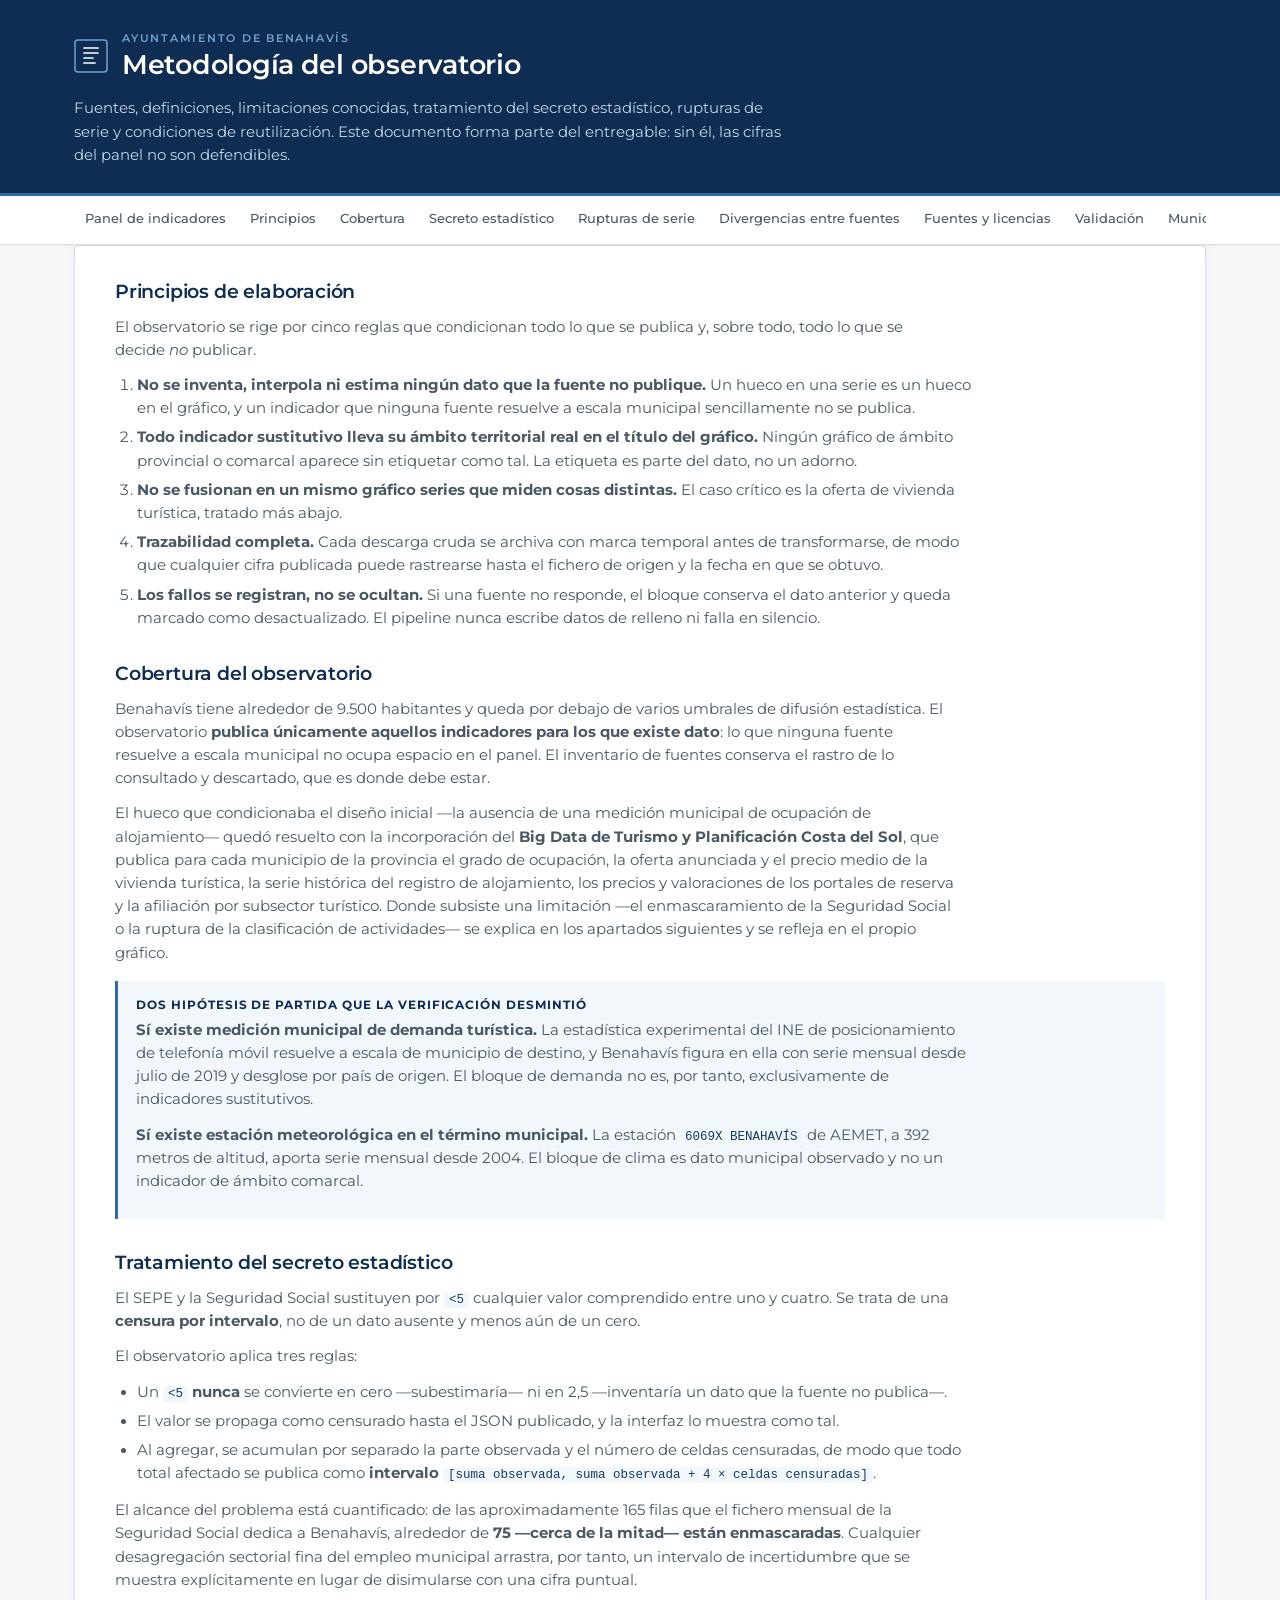
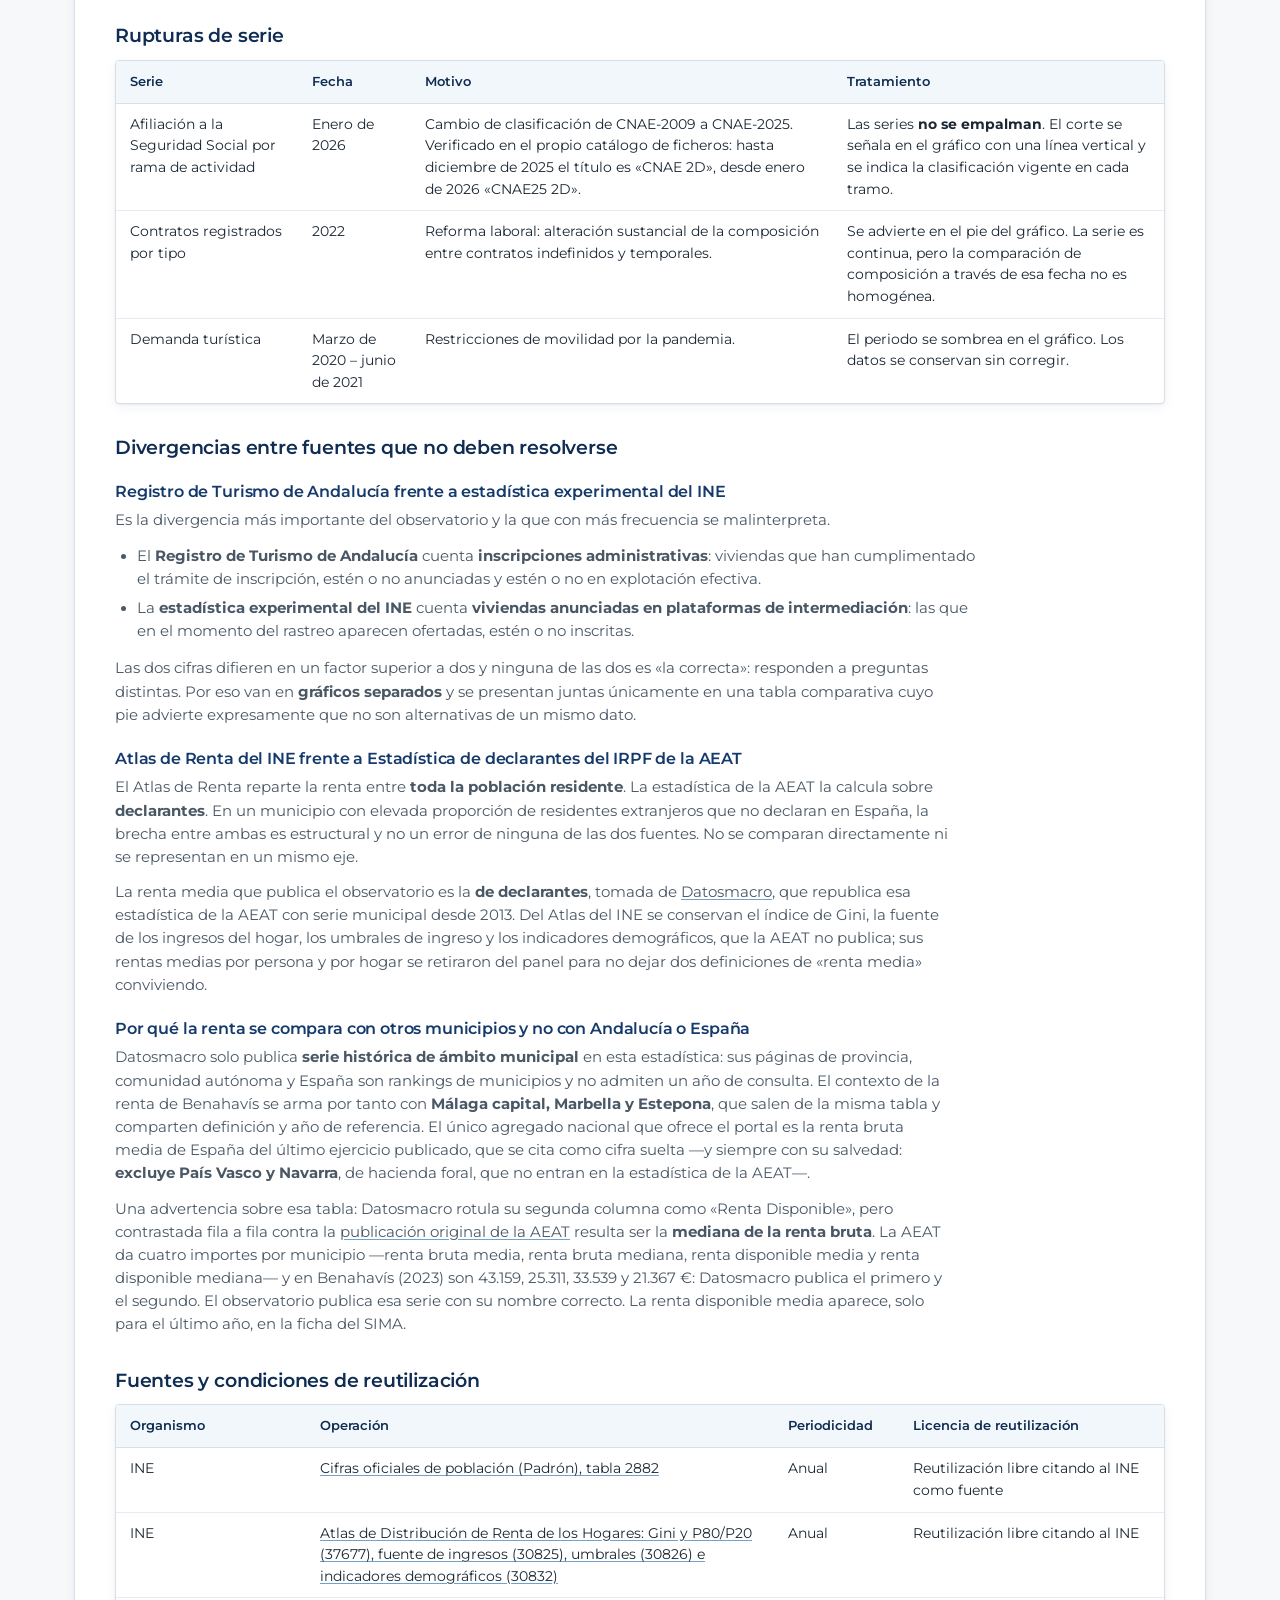
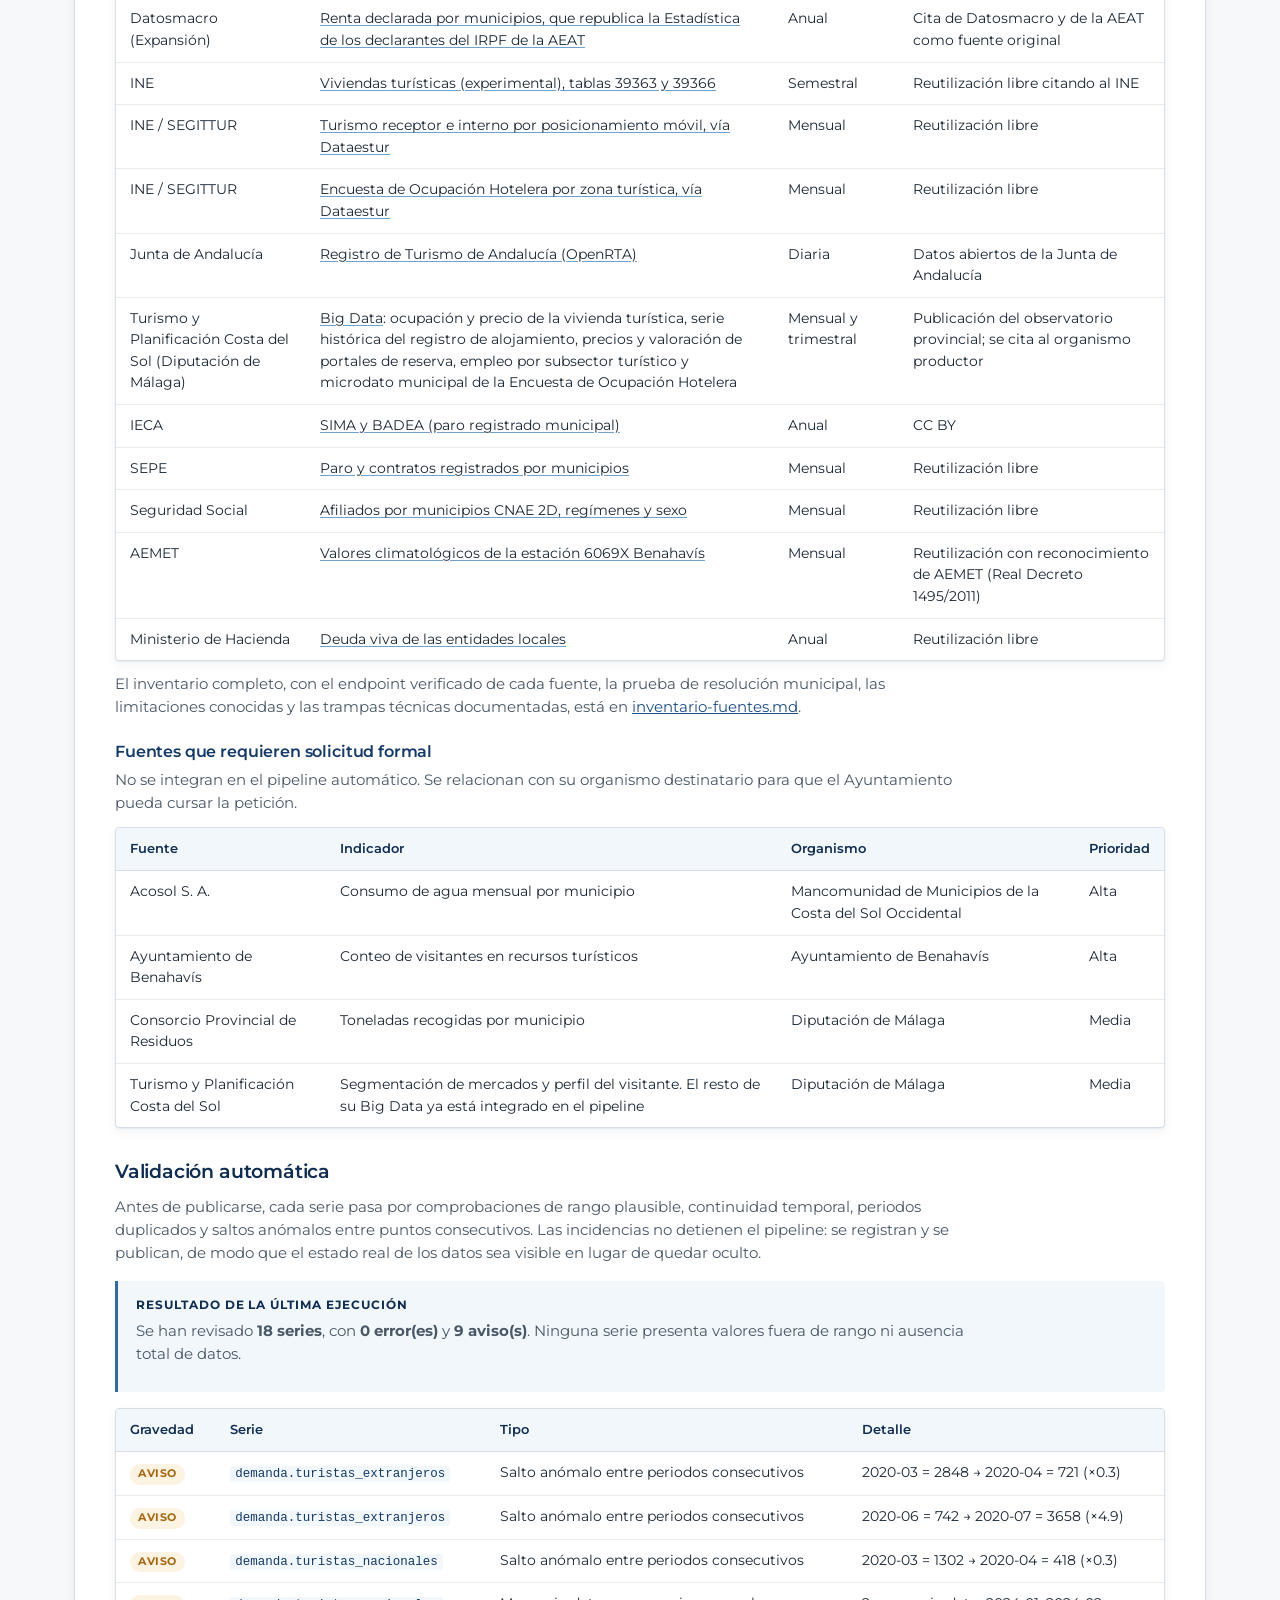
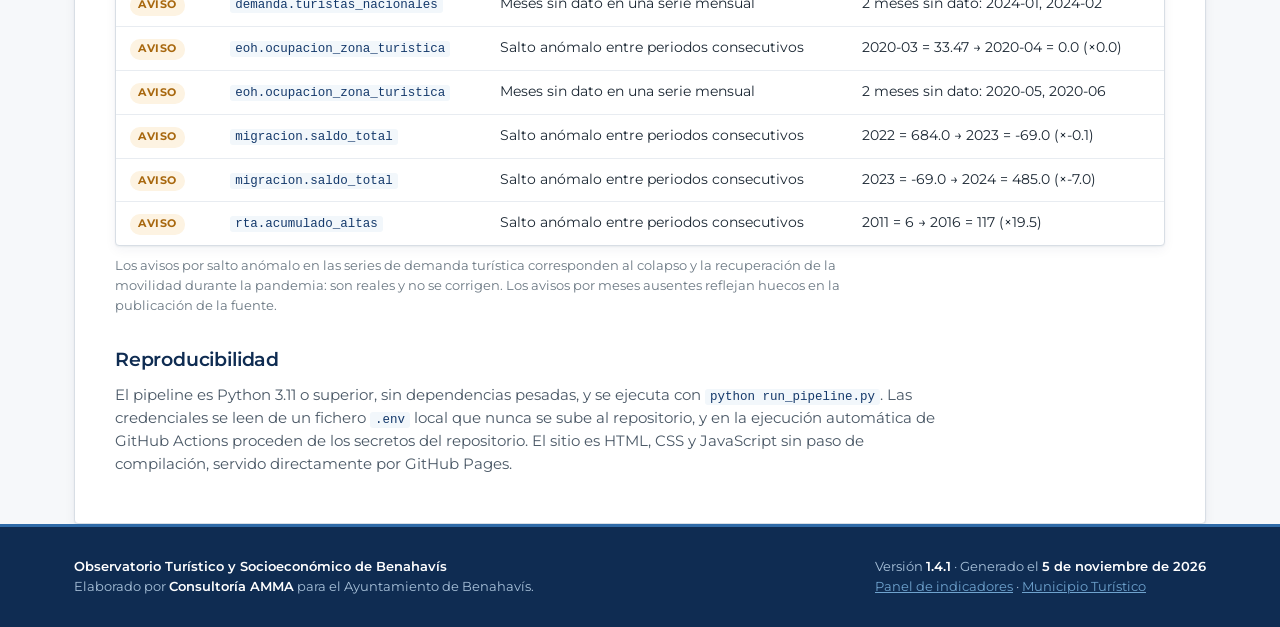
<file: docs/metodologia.html>
<!DOCTYPE html>
<html lang="es">
<head>
<meta charset="utf-8">
<meta name="viewport" content="width=device-width, initial-scale=1">
<title>Metodología · Observatorio de Benahavís</title>
<meta name="description" content="Metodología, inventario de fuentes, limitaciones conocidas, tratamiento del secreto estadístico y licencias de reutilización del Observatorio de Benahavís.">
<link rel="icon" href="favicon.svg" type="image/svg+xml">
<link rel="preconnect" href="https://fonts.googleapis.com">
<link rel="preconnect" href="https://fonts.gstatic.com" crossorigin>
<link href="https://fonts.googleapis.com/css2?family=Montserrat:wght@400;500;600;700&display=swap" rel="stylesheet">
<link rel="stylesheet" href="assets/estilo.css?v=1.4.1">
</head>
<body>

<header class="cabecera">
  <div class="contenedor">
    <div class="cabecera__marca">
      <svg width="34" height="34" viewBox="0 0 34 34" fill="none" aria-hidden="true">
        <rect x="1" y="1" width="32" height="32" rx="3" stroke="#6fa3ce" stroke-width="1.5"/>
        <path d="M10 9h14M10 14h14M10 19h9M10 24h11" stroke="#fff" stroke-width="1.7" stroke-linecap="round"/>
      </svg>
      <div>
        <div class="cabecera__entidad">Ayuntamiento de Benahavís</div>
        <h1>Metodología del observatorio</h1>
      </div>
    </div>
    <p class="cabecera__bajada">
      Fuentes, definiciones, limitaciones conocidas, tratamiento del secreto estadístico,
      rupturas de serie y condiciones de reutilización. Este documento forma parte del
      entregable: sin él, las cifras del panel no son defendibles.
    </p>
  </div>
</header>

<nav class="nav" aria-label="Secciones">
  <div class="contenedor">
    <ul class="nav__lista">
      <li><a href="index.html">Panel de indicadores</a></li>
      <li><a href="#principios">Principios</a></li>
      <li><a href="#cobertura">Cobertura</a></li>
      <li><a href="#secreto">Secreto estadístico</a></li>
      <li><a href="#rupturas">Rupturas de serie</a></li>
      <li><a href="#divergencias">Divergencias entre fuentes</a></li>
      <li><a href="#fuentes">Fuentes y licencias</a></li>
      <li><a href="#validacion">Validación</a></li>
      <li><a href="municipio-turistico.html">Municipio Turístico</a></li>
    </ul>
  </div>
</nav>

<main class="contenedor">
  <div class="documento">

    <h2 id="principios">Principios de elaboración</h2>
    <p>
      El observatorio se rige por cinco reglas que condicionan todo lo que se publica y, sobre
      todo, todo lo que se decide <em>no</em> publicar.
    </p>
    <ol>
      <li>
        <strong>No se inventa, interpola ni estima ningún dato que la fuente no publique.</strong>
        Un hueco en una serie es un hueco en el gráfico, y un indicador que ninguna fuente
        resuelve a escala municipal sencillamente no se publica.
      </li>
      <li>
        <strong>Todo indicador sustitutivo lleva su ámbito territorial real en el título del
        gráfico.</strong> Ningún gráfico de ámbito provincial o comarcal aparece sin etiquetar
        como tal. La etiqueta es parte del dato, no un adorno.
      </li>
      <li>
        <strong>No se fusionan en un mismo gráfico series que miden cosas distintas.</strong>
        El caso crítico es la oferta de vivienda turística, tratado más abajo.
      </li>
      <li>
        <strong>Trazabilidad completa.</strong> Cada descarga cruda se archiva con marca temporal
        antes de transformarse, de modo que cualquier cifra publicada puede rastrearse hasta el
        fichero de origen y la fecha en que se obtuvo.
      </li>
      <li>
        <strong>Los fallos se registran, no se ocultan.</strong> Si una fuente no responde, el
        bloque conserva el dato anterior y queda marcado como desactualizado. El pipeline nunca
        escribe datos de relleno ni falla en silencio.
      </li>
    </ol>

    <h2 id="cobertura">Cobertura del observatorio</h2>
    <p>
      Benahavís tiene alrededor de 9.500 habitantes y queda por debajo de varios umbrales de
      difusión estadística. El observatorio <strong>publica únicamente aquellos indicadores para
      los que existe dato</strong>: lo que ninguna fuente resuelve a escala municipal no ocupa
      espacio en el panel. El inventario de fuentes conserva el rastro de lo consultado y
      descartado, que es donde debe estar.
    </p>
    <p>
      El hueco que condicionaba el diseño inicial —la ausencia de una medición municipal de
      ocupación de alojamiento— quedó resuelto con la incorporación del <strong>Big Data de
      Turismo y Planificación Costa del Sol</strong>, que publica para cada municipio de la
      provincia el grado de ocupación, la oferta anunciada y el precio medio de la vivienda
      turística, la serie histórica del registro de alojamiento, los precios y valoraciones de los
      portales de reserva y la afiliación por subsector turístico. Donde subsiste una limitación
      —el enmascaramiento de la Seguridad Social o la ruptura de la clasificación de
      actividades— se explica en los apartados siguientes y se refleja en el propio gráfico.
    </p>

    <div class="aviso aviso--neutro">
      <span class="aviso__titulo">Dos hipótesis de partida que la verificación desmintió</span>
      <p>
        <strong>Sí existe medición municipal de demanda turística.</strong> La estadística
        experimental del INE de posicionamiento de telefonía móvil resuelve a escala de municipio
        de destino, y Benahavís figura en ella con serie mensual desde julio de 2019 y desglose
        por país de origen. El bloque de demanda no es, por tanto, exclusivamente de indicadores
        sustitutivos.
      </p>
      <p>
        <strong>Sí existe estación meteorológica en el término municipal.</strong> La estación
        <code>6069X BENAHAVÍS</code> de AEMET, a 392 metros de altitud, aporta serie mensual desde
        2004. El bloque de clima es dato municipal observado y no un indicador de ámbito comarcal.
      </p>
    </div>

    <h2 id="secreto">Tratamiento del secreto estadístico</h2>
    <p>
      El SEPE y la Seguridad Social sustituyen por <code>&lt;5</code> cualquier valor comprendido
      entre uno y cuatro. Se trata de una <strong>censura por intervalo</strong>, no de un dato
      ausente y menos aún de un cero.
    </p>
    <p>El observatorio aplica tres reglas:</p>
    <ul>
      <li>
        Un <code>&lt;5</code> <strong>nunca</strong> se convierte en cero —subestimaría— ni en 2,5
        —inventaría un dato que la fuente no publica—.
      </li>
      <li>
        El valor se propaga como censurado hasta el JSON publicado, y la interfaz lo muestra como tal.
      </li>
      <li>
        Al agregar, se acumulan por separado la parte observada y el número de celdas censuradas,
        de modo que todo total afectado se publica como <strong>intervalo</strong>
        <code>[suma observada, suma observada + 4 × celdas censuradas]</code>.
      </li>
    </ul>
    <p>
      El alcance del problema está cuantificado: de las aproximadamente 165 filas que el fichero
      mensual de la Seguridad Social dedica a Benahavís, alrededor de <strong>75 —cerca de la
      mitad— están enmascaradas</strong>. Cualquier desagregación sectorial fina del empleo
      municipal arrastra, por tanto, un intervalo de incertidumbre que se muestra explícitamente
      en lugar de disimularse con una cifra puntual.
    </p>

    <h2 id="rupturas">Rupturas de serie</h2>
    <div class="tabla-marco">
      <table>
        <thead><tr><th>Serie</th><th>Fecha</th><th>Motivo</th><th>Tratamiento</th></tr></thead>
        <tbody>
          <tr>
            <td>Afiliación a la Seguridad Social por rama de actividad</td>
            <td>Enero de 2026</td>
            <td>Cambio de clasificación de CNAE-2009 a CNAE-2025. Verificado en el propio catálogo
                de ficheros: hasta diciembre de 2025 el título es «CNAE 2D», desde enero de 2026
                «CNAE25 2D».</td>
            <td>Las series <strong>no se empalman</strong>. El corte se señala en el gráfico con una
                línea vertical y se indica la clasificación vigente en cada tramo.</td>
          </tr>
          <tr>
            <td>Contratos registrados por tipo</td>
            <td>2022</td>
            <td>Reforma laboral: alteración sustancial de la composición entre contratos indefinidos
                y temporales.</td>
            <td>Se advierte en el pie del gráfico. La serie es continua, pero la comparación de
                composición a través de esa fecha no es homogénea.</td>
          </tr>
          <tr>
            <td>Demanda turística</td>
            <td>Marzo de 2020 – junio de 2021</td>
            <td>Restricciones de movilidad por la pandemia.</td>
            <td>El periodo se sombrea en el gráfico. Los datos se conservan sin corregir.</td>
          </tr>
        </tbody>
      </table>
    </div>

    <h2 id="divergencias">Divergencias entre fuentes que no deben resolverse</h2>

    <h3>Registro de Turismo de Andalucía frente a estadística experimental del INE</h3>
    <p>
      Es la divergencia más importante del observatorio y la que con más frecuencia se malinterpreta.
    </p>
    <ul>
      <li>
        El <strong>Registro de Turismo de Andalucía</strong> cuenta <strong>inscripciones
        administrativas</strong>: viviendas que han cumplimentado el trámite de inscripción,
        estén o no anunciadas y estén o no en explotación efectiva.
      </li>
      <li>
        La <strong>estadística experimental del INE</strong> cuenta <strong>viviendas anunciadas
        en plataformas de intermediación</strong>: las que en el momento del rastreo aparecen
        ofertadas, estén o no inscritas.
      </li>
    </ul>
    <p>
      Las dos cifras difieren en un factor superior a dos y ninguna de las dos es «la correcta»:
      responden a preguntas distintas. Por eso van en <strong>gráficos separados</strong> y se
      presentan juntas únicamente en una tabla comparativa cuyo pie advierte expresamente que no
      son alternativas de un mismo dato.
    </p>

    <h3>Atlas de Renta del INE frente a Estadística de declarantes del IRPF de la AEAT</h3>
    <p>
      El Atlas de Renta reparte la renta entre <strong>toda la población residente</strong>. La
      estadística de la AEAT la calcula sobre <strong>declarantes</strong>. En un municipio con
      elevada proporción de residentes extranjeros que no declaran en España, la brecha entre
      ambas es estructural y no un error de ninguna de las dos fuentes. No se comparan
      directamente ni se representan en un mismo eje.
    </p>
    <p>
      La renta media que publica el observatorio es la <strong>de declarantes</strong>, tomada de
      <a class="enlace-fuente" target="_blank" rel="noopener" href="https://datosmacro.expansion.com/mercado-laboral/renta/espana/municipios/andalucia/malaga/benahavis">Datosmacro</a>,
      que republica esa estadística de la AEAT con serie municipal desde 2013. Del Atlas del INE
      se conservan el índice de Gini, la fuente de los ingresos del hogar, los umbrales de ingreso
      y los indicadores demográficos, que la AEAT no publica; sus rentas medias por persona y por
      hogar se retiraron del panel para no dejar dos definiciones de «renta media» conviviendo.
    </p>

    <h3>Por qué la renta se compara con otros municipios y no con Andalucía o España</h3>
    <p>
      Datosmacro solo publica <strong>serie histórica de ámbito municipal</strong> en esta
      estadística: sus páginas de provincia, comunidad autónoma y España son rankings de
      municipios y no admiten un año de consulta. El contexto de la renta de Benahavís se arma por
      tanto con <strong>Málaga capital, Marbella y Estepona</strong>, que salen de la misma tabla y
      comparten definición y año de referencia. El único agregado nacional que ofrece el portal es
      la renta bruta media de España del último ejercicio publicado, que se cita como cifra suelta
      —y siempre con su salvedad: <strong>excluye País Vasco y Navarra</strong>, de hacienda foral,
      que no entran en la estadística de la AEAT—.
    </p>
    <p>
      Una advertencia sobre esa tabla: Datosmacro rotula su segunda columna como «Renta
      Disponible», pero contrastada fila a fila contra la
      <a class="enlace-fuente" target="_blank" rel="noopener" href="https://sede.agenciatributaria.gob.es/AEAT/Contenidos_Comunes/La_Agencia_Tributaria/Estadisticas/Publicaciones/sites/irpfmunicipios/2023/jrubikf6b1df8fe9d9e1b349886f03cf541e3fd2e65dd05.html">publicación
      original de la AEAT</a> resulta ser la <strong>mediana de la renta bruta</strong>. La AEAT da
      cuatro importes por municipio —renta bruta media, renta bruta mediana, renta disponible media
      y renta disponible mediana— y en Benahavís (2023) son 43.159, 25.311, 33.539 y 21.367 €:
      Datosmacro publica el primero y el segundo. El observatorio publica esa serie con su nombre
      correcto. La renta disponible media aparece, solo para el último año, en la ficha del SIMA.
    </p>

    <h2 id="fuentes">Fuentes y condiciones de reutilización</h2>
    <div class="tabla-marco">
      <table>
        <thead><tr>
          <th>Organismo</th><th>Operación</th><th>Periodicidad</th><th>Licencia de reutilización</th>
        </tr></thead>
        <tbody>
          <tr><td>INE</td><td><a class="enlace-fuente" target="_blank" rel="noopener" href="https://www.ine.es/jaxiT3/Tabla.htm?t=2882">Cifras oficiales de población (Padrón), tabla 2882</a></td><td>Anual</td>
              <td>Reutilización libre citando al INE como fuente</td></tr>
          <tr><td>INE</td><td><a class="enlace-fuente" target="_blank" rel="noopener" href="https://www.ine.es/jaxiT3/Tabla.htm?t=37677">Atlas de Distribución de Renta de los Hogares: Gini y P80/P20 (37677), fuente de ingresos (30825), umbrales (30826) e indicadores demográficos (30832)</a></td><td>Anual</td>
              <td>Reutilización libre citando al INE</td></tr>
          <tr><td>Datosmacro (Expansión)</td><td><a class="enlace-fuente" target="_blank" rel="noopener" href="https://datosmacro.expansion.com/mercado-laboral/renta/espana/municipios/andalucia/malaga/benahavis">Renta declarada por municipios, que republica la Estadística de los declarantes del IRPF de la AEAT</a></td><td>Anual</td>
              <td>Cita de Datosmacro y de la AEAT como fuente original</td></tr>
          <tr><td>INE</td><td><a class="enlace-fuente" target="_blank" rel="noopener" href="https://www.ine.es/jaxiT3/Tabla.htm?t=39363">Viviendas turísticas (experimental), tablas 39363 y 39366</a></td><td>Semestral</td>
              <td>Reutilización libre citando al INE</td></tr>
          <tr><td>INE / SEGITTUR</td><td><a class="enlace-fuente" target="_blank" rel="noopener" href="https://www.dataestur.es/viajes-ocio/medicion-del-turismo-a-partir-de-telefonia-movil/">Turismo receptor e interno por posicionamiento móvil, vía Dataestur</a></td><td>Mensual</td>
              <td>Reutilización libre</td></tr>
          <tr><td>INE / SEGITTUR</td><td><a class="enlace-fuente" target="_blank" rel="noopener" href="https://www.dataestur.es/alojamientos/encuesta-ocupacion-hoteles/">Encuesta de Ocupación Hotelera por zona turística, vía Dataestur</a></td><td>Mensual</td>
              <td>Reutilización libre</td></tr>
          <tr><td>Junta de Andalucía</td><td><a class="enlace-fuente" target="_blank" rel="noopener" href="https://www.juntadeandalucia.es/datosabiertos/portal/dataset/openrta">Registro de Turismo de Andalucía (OpenRTA)</a></td><td>Diaria</td>
              <td>Datos abiertos de la Junta de Andalucía</td></tr>
          <tr><td>Turismo y Planificación Costa del Sol (Diputación de Málaga)</td>
              <td><a class="enlace-fuente" target="_blank" rel="noopener" href="https://www.costadelsolmalaga.org/bigdata/">Big Data</a>: ocupación y precio
                  de la vivienda turística, serie histórica del registro de alojamiento, precios y
                  valoración de portales de reserva, empleo por subsector turístico y microdato
                  municipal de la Encuesta de Ocupación Hotelera</td>
              <td>Mensual y trimestral</td>
              <td>Publicación del observatorio provincial; se cita al organismo productor</td></tr>
          <tr><td>IECA</td><td><a class="enlace-fuente" target="_blank" rel="noopener" href="https://www.juntadeandalucia.es/institutodeestadisticaycartografia/sima/ficha.htm?mun=29023">SIMA y BADEA (paro registrado municipal)</a></td><td>Anual</td>
              <td>CC BY</td></tr>
          <tr><td>SEPE</td><td><a class="enlace-fuente" target="_blank" rel="noopener" href="https://www.sepe.es/HomeSepe/que-es-el-sepe/estadisticas/datos-estadisticos/municipios.html">Paro y contratos registrados por municipios</a></td><td>Mensual</td>
              <td>Reutilización libre</td></tr>
          <tr><td>Seguridad Social</td><td><a class="enlace-fuente" target="_blank" rel="noopener" href="https://www.seg-social.es/wps/portal/wss/internet/EstadisticasPresupuestosEstudios/Estadisticas/EST8">Afiliados por municipios CNAE 2D, regímenes y sexo</a></td><td>Mensual</td>
              <td>Reutilización libre</td></tr>
          <tr><td>AEMET</td><td><a class="enlace-fuente" target="_blank" rel="noopener" href="https://opendata.aemet.es/centrodedescargas/inicio">Valores climatológicos de la estación 6069X Benahavís</a></td><td>Mensual</td>
              <td>Reutilización con reconocimiento de AEMET (Real Decreto 1495/2011)</td></tr>
          <tr><td>Ministerio de Hacienda</td><td><a class="enlace-fuente" target="_blank" rel="noopener" href="https://www.hacienda.gob.es/es-ES/CDI/Paginas/SistemasFinanciacionDeuda/InformacionEELLs/DeudaViva.aspx">Deuda viva de las entidades locales</a></td><td>Anual</td>
              <td>Reutilización libre</td></tr>
        </tbody>
      </table>
    </div>
    <p style="margin-top:12px">
      El inventario completo, con el endpoint verificado de cada fuente, la prueba de resolución
      municipal, las limitaciones conocidas y las trampas técnicas documentadas, está en
      <a href="inventario-fuentes.md">inventario-fuentes.md</a>.
    </p>

    <h3>Fuentes que requieren solicitud formal</h3>
    <p>
      No se integran en el pipeline automático. Se relacionan con su organismo destinatario para
      que el Ayuntamiento pueda cursar la petición.
    </p>
    <div class="tabla-marco">
      <table>
        <thead><tr><th>Fuente</th><th>Indicador</th><th>Organismo</th><th>Prioridad</th></tr></thead>
        <tbody>
          <tr><td>Acosol S. A.</td><td>Consumo de agua mensual por municipio</td>
              <td>Mancomunidad de Municipios de la Costa del Sol Occidental</td><td>Alta</td></tr>
          <tr><td>Ayuntamiento de Benahavís</td><td>Conteo de visitantes en recursos turísticos</td>
              <td>Ayuntamiento de Benahavís</td><td>Alta</td></tr>
          <tr><td>Consorcio Provincial de Residuos</td><td>Toneladas recogidas por municipio</td>
              <td>Diputación de Málaga</td><td>Media</td></tr>
          <tr><td>Turismo y Planificación Costa del Sol</td>
              <td>Segmentación de mercados y perfil del visitante. El resto de su Big Data ya está
                  integrado en el pipeline</td>
              <td>Diputación de Málaga</td><td>Media</td></tr>
        </tbody>
      </table>
    </div>

    <h2 id="validacion">Validación automática</h2>
    <p>
      Antes de publicarse, cada serie pasa por comprobaciones de rango plausible, continuidad
      temporal, periodos duplicados y saltos anómalos entre puntos consecutivos. Las incidencias
      no detienen el pipeline: se registran y se publican, de modo que el estado real de los datos
      sea visible en lugar de quedar oculto.
    </p>
    <div id="informe-validacion"></div>

    <h2>Reproducibilidad</h2>
    <p>
      El pipeline es Python 3.11 o superior, sin dependencias pesadas, y se ejecuta con
      <code>python run_pipeline.py</code>. Las credenciales se leen de un fichero <code>.env</code>
      local que nunca se sube al repositorio, y en la ejecución automática de GitHub Actions
      proceden de los secretos del repositorio. El sitio es HTML, CSS y JavaScript sin paso de
      compilación, servido directamente por GitHub Pages.
    </p>

  </div>
</main>

<footer class="pie">
  <div class="contenedor pie__filas">
    <div>
      <strong>Observatorio Turístico y Socioeconómico de Benahavís</strong><br>
      Elaborado por <strong>Consultoría AMMA</strong> para el Ayuntamiento de Benahavís.
    </div>
    <div>
      Versión <strong id="pie-version">—</strong> · Generado el <strong id="pie-generado">—</strong><br>
      <a href="index.html">Panel de indicadores</a> ·
      <a href="municipio-turistico.html">Municipio Turístico</a>
    </div>
  </div>
</footer>

<script type="module" src="assets/metodologia.js?v=1.4.1"></script>
</body>
</html>
</file>
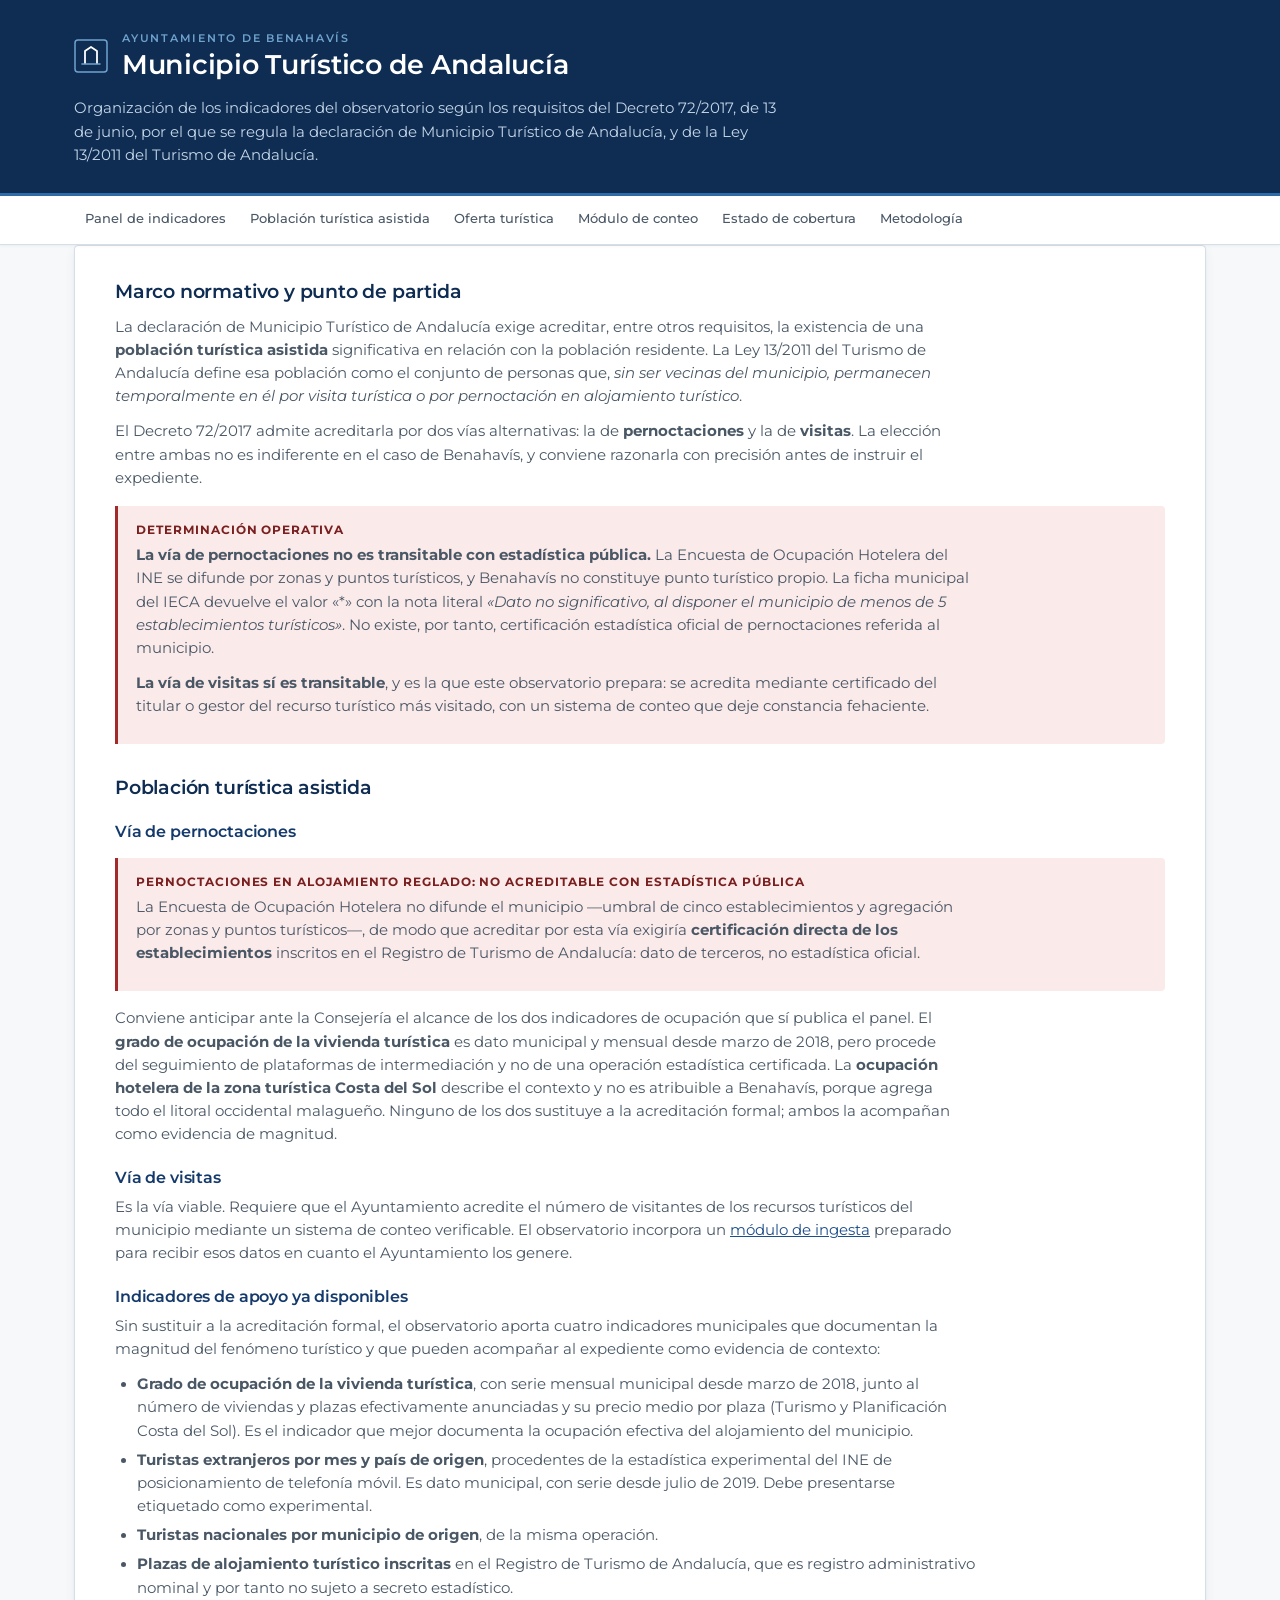
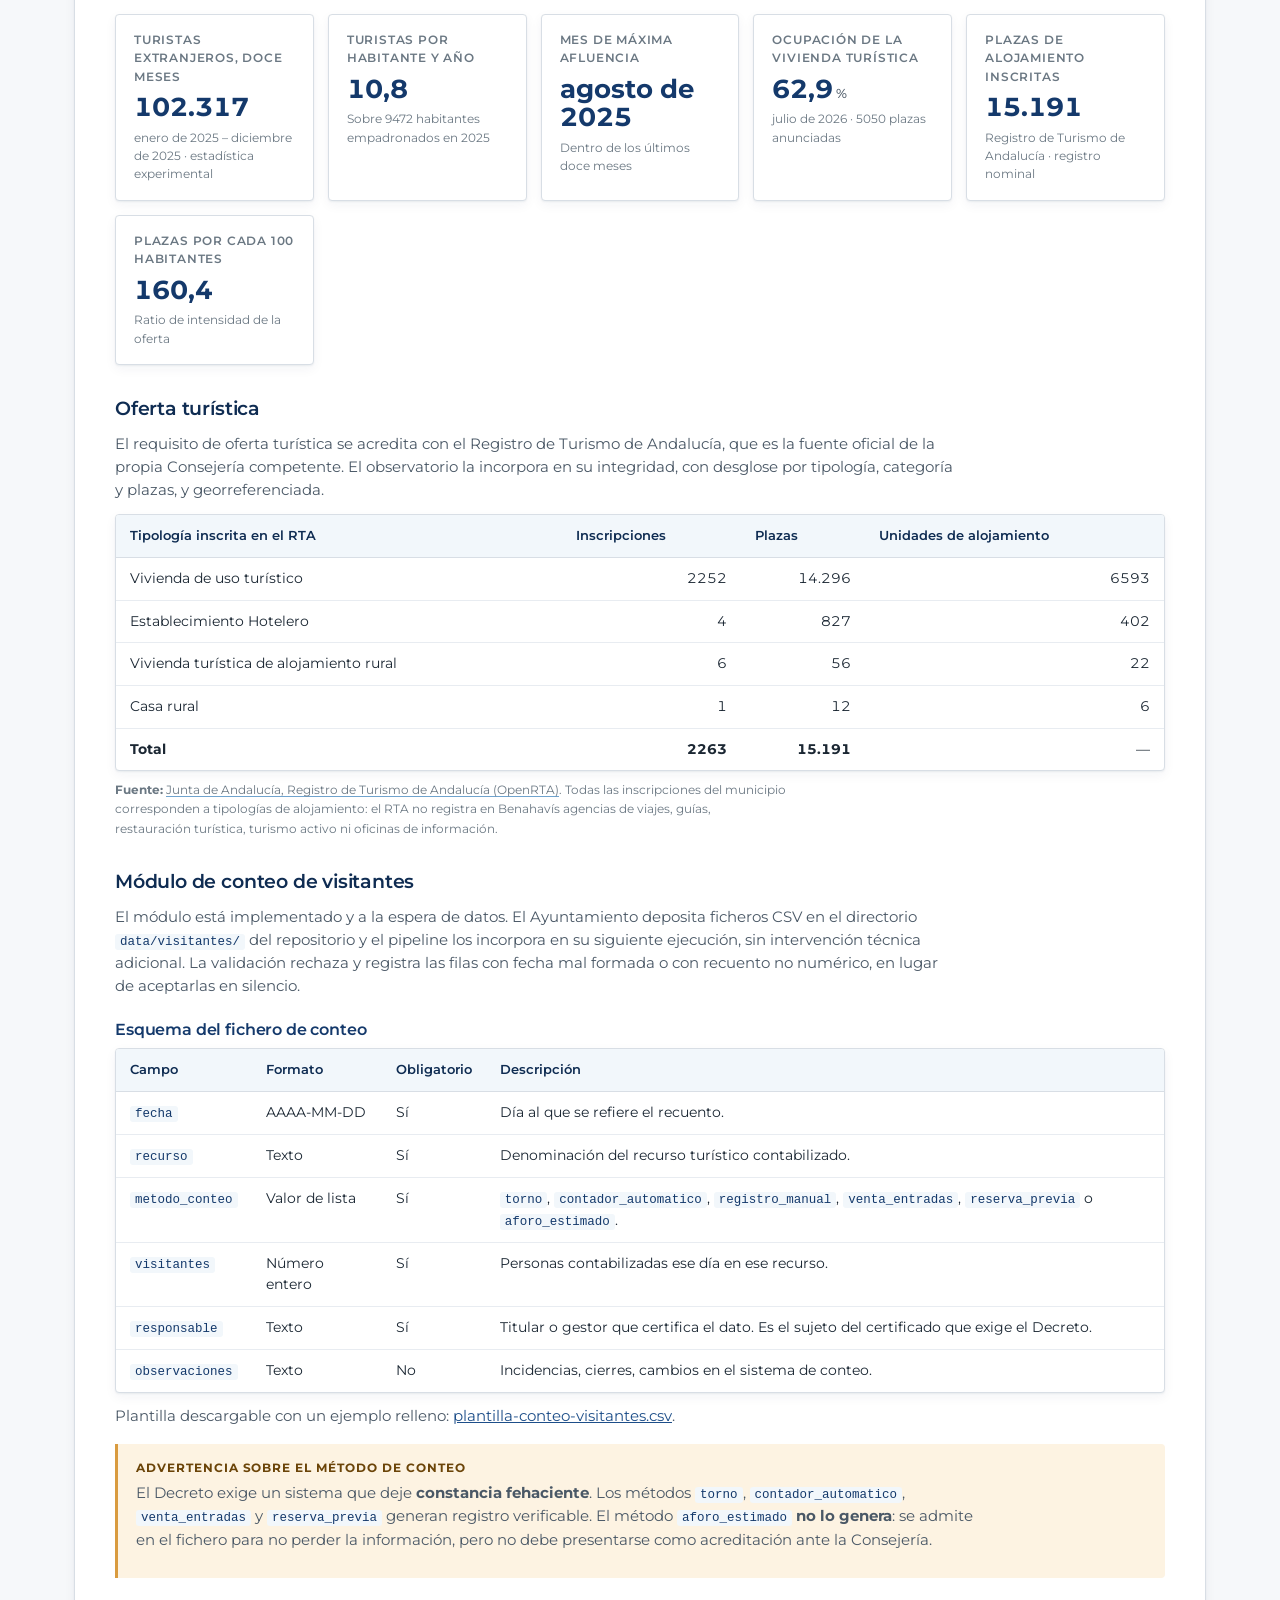
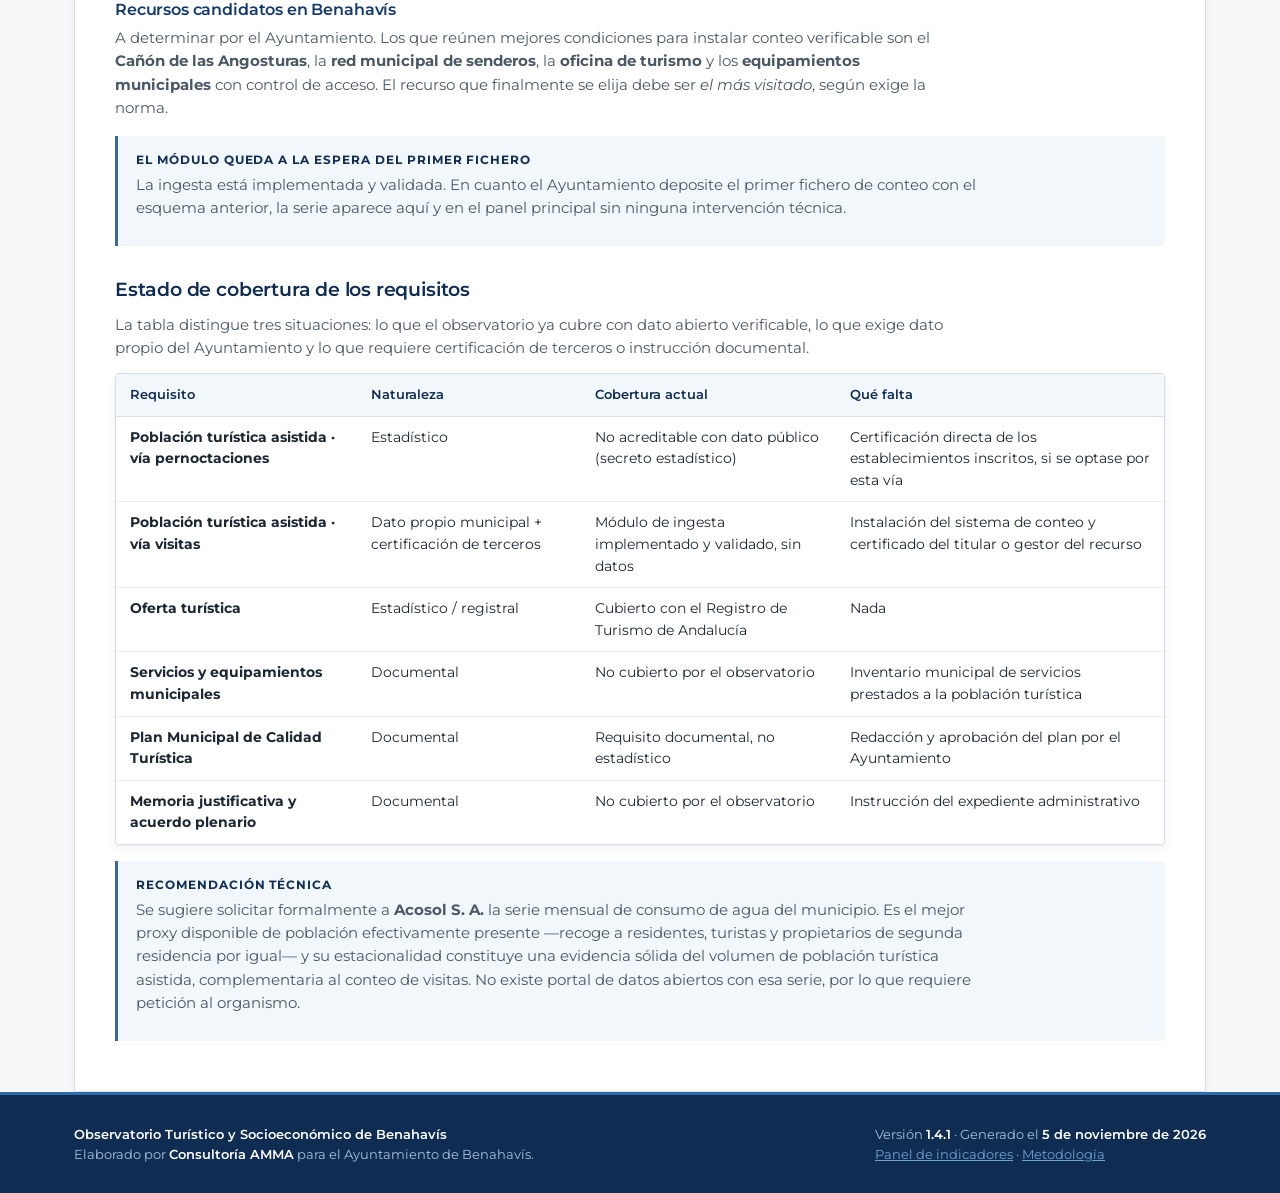
<file: docs/municipio-turistico.html>
<!DOCTYPE html>
<html lang="es">
<head>
<meta charset="utf-8">
<meta name="viewport" content="width=device-width, initial-scale=1">
<title>Municipio Turístico de Andalucía · Observatorio de Benahavís</title>
<meta name="description" content="Alineación de los indicadores del Observatorio de Benahavís con los requisitos del Decreto 72/2017 de Municipio Turístico de Andalucía.">
<link rel="icon" href="favicon.svg" type="image/svg+xml">
<link rel="preconnect" href="https://fonts.googleapis.com">
<link rel="preconnect" href="https://fonts.gstatic.com" crossorigin>
<link href="https://fonts.googleapis.com/css2?family=Montserrat:wght@400;500;600;700&display=swap" rel="stylesheet">
<link rel="stylesheet" href="assets/estilo.css?v=1.4.1">
</head>
<body>

<header class="cabecera">
  <div class="contenedor">
    <div class="cabecera__marca">
      <svg width="34" height="34" viewBox="0 0 34 34" fill="none" aria-hidden="true">
        <rect x="1" y="1" width="32" height="32" rx="3" stroke="#6fa3ce" stroke-width="1.5"/>
        <path d="M11 25V12l6-4 6 4v13" stroke="#fff" stroke-width="1.8" stroke-linejoin="round"/>
        <path d="M8 25h18" stroke="#6fa3ce" stroke-width="1.6" stroke-linecap="round"/>
      </svg>
      <div>
        <div class="cabecera__entidad">Ayuntamiento de Benahavís</div>
        <h1>Municipio Turístico de Andalucía</h1>
      </div>
    </div>
    <p class="cabecera__bajada">
      Organización de los indicadores del observatorio según los requisitos del
      Decreto 72/2017, de 13 de junio, por el que se regula la declaración de Municipio
      Turístico de Andalucía, y de la Ley 13/2011 del Turismo de Andalucía.
    </p>
  </div>
</header>

<nav class="nav" aria-label="Secciones">
  <div class="contenedor">
    <ul class="nav__lista">
      <li><a href="index.html">Panel de indicadores</a></li>
      <li><a href="#poblacion">Población turística asistida</a></li>
      <li><a href="#oferta">Oferta turística</a></li>
      <li><a href="#conteo">Módulo de conteo</a></li>
      <li><a href="#cobertura">Estado de cobertura</a></li>
      <li><a href="metodologia.html">Metodología</a></li>
    </ul>
  </div>
</nav>

<main class="contenedor">
  <div class="documento">

    <h2 id="marco">Marco normativo y punto de partida</h2>
    <p>
      La declaración de Municipio Turístico de Andalucía exige acreditar, entre otros requisitos,
      la existencia de una <strong>población turística asistida</strong> significativa en relación
      con la población residente. La Ley 13/2011 del Turismo de Andalucía define esa población
      como el conjunto de personas que, <em>sin ser vecinas del municipio, permanecen temporalmente
      en él por visita turística o por pernoctación en alojamiento turístico</em>.
    </p>
    <p>
      El Decreto 72/2017 admite acreditarla por dos vías alternativas: la de <strong>pernoctaciones</strong>
      y la de <strong>visitas</strong>. La elección entre ambas no es indiferente en el caso de
      Benahavís, y conviene razonarla con precisión antes de instruir el expediente.
    </p>

    <div class="aviso aviso--critico">
      <span class="aviso__titulo">Determinación operativa</span>
      <p>
        <strong>La vía de pernoctaciones no es transitable con estadística pública.</strong> La
        Encuesta de Ocupación Hotelera del INE se difunde por zonas y puntos turísticos, y
        Benahavís no constituye punto turístico propio. La ficha municipal del IECA devuelve el
        valor «*» con la nota literal <em>«Dato no significativo, al disponer el municipio de menos
        de 5 establecimientos turísticos»</em>. No existe, por tanto, certificación estadística
        oficial de pernoctaciones referida al municipio.
      </p>
      <p>
        <strong>La vía de visitas sí es transitable</strong>, y es la que este observatorio prepara:
        se acredita mediante certificado del titular o gestor del recurso turístico más visitado,
        con un sistema de conteo que deje constancia fehaciente.
      </p>
    </div>

    <h2 id="poblacion">Población turística asistida</h2>

    <h3>Vía de pernoctaciones</h3>
    <div class="aviso aviso--critico">
      <span class="aviso__titulo">Pernoctaciones en alojamiento reglado: no acreditable con estadística pública</span>
      <p>
        La Encuesta de Ocupación Hotelera no difunde el municipio —umbral de cinco
        establecimientos y agregación por zonas y puntos turísticos—, de modo que acreditar por
        esta vía exigiría <strong>certificación directa de los establecimientos</strong> inscritos
        en el Registro de Turismo de Andalucía: dato de terceros, no estadística oficial.
      </p>
    </div>
    <p>
      Conviene anticipar ante la Consejería el alcance de los dos indicadores de ocupación que sí
      publica el panel. El <strong>grado de ocupación de la vivienda turística</strong> es dato
      municipal y mensual desde marzo de 2018, pero procede del seguimiento de plataformas de
      intermediación y no de una operación estadística certificada. La <strong>ocupación hotelera
      de la zona turística Costa del Sol</strong> describe el contexto y no es atribuible a
      Benahavís, porque agrega todo el litoral occidental malagueño. Ninguno de los dos sustituye
      a la acreditación formal; ambos la acompañan como evidencia de magnitud.
    </p>

    <h3>Vía de visitas</h3>
    <p>
      Es la vía viable. Requiere que el Ayuntamiento acredite el número de visitantes de los
      recursos turísticos del municipio mediante un sistema de conteo verificable. El observatorio
      incorpora un <a href="#conteo">módulo de ingesta</a> preparado para recibir esos datos en
      cuanto el Ayuntamiento los genere.
    </p>

    <h3>Indicadores de apoyo ya disponibles</h3>
    <p>
      Sin sustituir a la acreditación formal, el observatorio aporta cuatro indicadores
      municipales que documentan la magnitud del fenómeno turístico y que pueden acompañar al
      expediente como evidencia de contexto:
    </p>
    <ul>
      <li>
        <strong>Grado de ocupación de la vivienda turística</strong>, con serie mensual municipal
        desde marzo de 2018, junto al número de viviendas y plazas efectivamente anunciadas y su
        precio medio por plaza (Turismo y Planificación Costa del Sol). Es el indicador que mejor
        documenta la ocupación efectiva del alojamiento del municipio.
      </li>
      <li>
        <strong>Turistas extranjeros por mes y país de origen</strong>, procedentes de la
        estadística experimental del INE de posicionamiento de telefonía móvil. Es dato municipal,
        con serie desde julio de 2019. Debe presentarse etiquetado como experimental.
      </li>
      <li>
        <strong>Turistas nacionales por municipio de origen</strong>, de la misma operación.
      </li>
      <li>
        <strong>Plazas de alojamiento turístico inscritas</strong> en el Registro de Turismo de
        Andalucía, que es registro administrativo nominal y por tanto no sujeto a secreto
        estadístico.
      </li>
    </ul>
    <div id="apoyo-cifras" class="cifras"></div>

    <h2 id="oferta">Oferta turística</h2>
    <p>
      El requisito de oferta turística se acredita con el Registro de Turismo de Andalucía, que
      es la fuente oficial de la propia Consejería competente. El observatorio la incorpora en su
      integridad, con desglose por tipología, categoría y plazas, y georreferenciada.
    </p>
    <div id="oferta-tabla"></div>

    <h2 id="conteo">Módulo de conteo de visitantes</h2>
    <p>
      El módulo está implementado y a la espera de datos. El Ayuntamiento deposita ficheros CSV en
      el directorio <code>data/visitantes/</code> del repositorio y el pipeline los incorpora en su
      siguiente ejecución, sin intervención técnica adicional. La validación rechaza y registra
      las filas con fecha mal formada o con recuento no numérico, en lugar de aceptarlas en
      silencio.
    </p>

    <h3>Esquema del fichero de conteo</h3>
    <div class="tabla-marco">
      <table>
        <thead><tr><th>Campo</th><th>Formato</th><th>Obligatorio</th><th>Descripción</th></tr></thead>
        <tbody>
          <tr><td><code>fecha</code></td><td>AAAA-MM-DD</td><td>Sí</td>
              <td>Día al que se refiere el recuento.</td></tr>
          <tr><td><code>recurso</code></td><td>Texto</td><td>Sí</td>
              <td>Denominación del recurso turístico contabilizado.</td></tr>
          <tr><td><code>metodo_conteo</code></td><td>Valor de lista</td><td>Sí</td>
              <td><code>torno</code>, <code>contador_automatico</code>, <code>registro_manual</code>,
                  <code>venta_entradas</code>, <code>reserva_previa</code> o <code>aforo_estimado</code>.</td></tr>
          <tr><td><code>visitantes</code></td><td>Número entero</td><td>Sí</td>
              <td>Personas contabilizadas ese día en ese recurso.</td></tr>
          <tr><td><code>responsable</code></td><td>Texto</td><td>Sí</td>
              <td>Titular o gestor que certifica el dato. Es el sujeto del certificado que exige el Decreto.</td></tr>
          <tr><td><code>observaciones</code></td><td>Texto</td><td>No</td>
              <td>Incidencias, cierres, cambios en el sistema de conteo.</td></tr>
        </tbody>
      </table>
    </div>
    <p style="margin-top:12px">
      Plantilla descargable con un ejemplo relleno:
      <a href="plantilla-conteo-visitantes.csv">plantilla-conteo-visitantes.csv</a>.
    </p>

    <div class="aviso">
      <span class="aviso__titulo">Advertencia sobre el método de conteo</span>
      <p>
        El Decreto exige un sistema que deje <strong>constancia fehaciente</strong>. Los métodos
        <code>torno</code>, <code>contador_automatico</code>, <code>venta_entradas</code> y
        <code>reserva_previa</code> generan registro verificable. El método
        <code>aforo_estimado</code> <strong>no lo genera</strong>: se admite en el fichero para no
        perder la información, pero no debe presentarse como acreditación ante la Consejería.
      </p>
    </div>

    <h3>Recursos candidatos en Benahavís</h3>
    <p>
      A determinar por el Ayuntamiento. Los que reúnen mejores condiciones para instalar conteo
      verificable son el <strong>Cañón de las Angosturas</strong>, la <strong>red municipal de
      senderos</strong>, la <strong>oficina de turismo</strong> y los <strong>equipamientos
      municipales</strong> con control de acceso. El recurso que finalmente se elija debe ser
      <em>el más visitado</em>, según exige la norma.
    </p>

    <div id="estado-conteo"></div>

    <h2 id="cobertura">Estado de cobertura de los requisitos</h2>
    <p>
      La tabla distingue tres situaciones: lo que el observatorio ya cubre con dato abierto
      verificable, lo que exige dato propio del Ayuntamiento y lo que requiere certificación de
      terceros o instrucción documental.
    </p>
    <div class="tabla-marco">
      <table>
        <thead><tr>
          <th>Requisito</th><th>Naturaleza</th><th>Cobertura actual</th><th>Qué falta</th>
        </tr></thead>
        <tbody>
          <tr>
            <td><strong>Población turística asistida · vía pernoctaciones</strong></td>
            <td>Estadístico</td>
            <td>No acreditable con dato público (secreto estadístico)</td>
            <td>Certificación directa de los establecimientos inscritos, si se optase por esta vía</td>
          </tr>
          <tr>
            <td><strong>Población turística asistida · vía visitas</strong></td>
            <td>Dato propio municipal + certificación de terceros</td>
            <td>Módulo de ingesta implementado y validado, sin datos</td>
            <td>Instalación del sistema de conteo y certificado del titular o gestor del recurso</td>
          </tr>
          <tr>
            <td><strong>Oferta turística</strong></td>
            <td>Estadístico / registral</td>
            <td>Cubierto con el Registro de Turismo de Andalucía</td>
            <td>Nada</td>
          </tr>
          <tr>
            <td><strong>Servicios y equipamientos municipales</strong></td>
            <td>Documental</td>
            <td>No cubierto por el observatorio</td>
            <td>Inventario municipal de servicios prestados a la población turística</td>
          </tr>
          <tr>
            <td><strong>Plan Municipal de Calidad Turística</strong></td>
            <td>Documental</td>
            <td>Requisito documental, no estadístico</td>
            <td>Redacción y aprobación del plan por el Ayuntamiento</td>
          </tr>
          <tr>
            <td><strong>Memoria justificativa y acuerdo plenario</strong></td>
            <td>Documental</td>
            <td>No cubierto por el observatorio</td>
            <td>Instrucción del expediente administrativo</td>
          </tr>
        </tbody>
      </table>
    </div>

    <div class="aviso aviso--neutro">
      <span class="aviso__titulo">Recomendación técnica</span>
      <p>
        Se sugiere solicitar formalmente a <strong>Acosol S. A.</strong> la serie mensual de
        consumo de agua del municipio. Es el mejor proxy disponible de población efectivamente
        presente —recoge a residentes, turistas y propietarios de segunda residencia por igual— y
        su estacionalidad constituye una evidencia sólida del volumen de población turística
        asistida, complementaria al conteo de visitas. No existe portal de datos abiertos con esa
        serie, por lo que requiere petición al organismo.
      </p>
    </div>

  </div>
</main>

<footer class="pie">
  <div class="contenedor pie__filas">
    <div>
      <strong>Observatorio Turístico y Socioeconómico de Benahavís</strong><br>
      Elaborado por <strong>Consultoría AMMA</strong> para el Ayuntamiento de Benahavís.
    </div>
    <div>
      Versión <strong id="pie-version">—</strong> · Generado el <strong id="pie-generado">—</strong><br>
      <a href="index.html">Panel de indicadores</a> · <a href="metodologia.html">Metodología</a>
    </div>
  </div>
</footer>

<script type="module" src="assets/municipio-turistico.js?v=1.4.1"></script>
</body>
</html>
</file>
<file: docs/assets/estilo.css>
/* Observatorio Turístico y Socioeconómico de Benahavís
   Hoja de estilo institucional. Paleta limitada, sin efectos decorativos. */

:root {
  --azul-900: #0f2c52;
  --azul-800: #14396b;
  --azul-700: #1d4e89;
  --azul-600: #2f6ba8;
  --azul-400: #6fa3ce;
  --azul-100: #e4edf6;
  --azul-050: #f2f7fb;

  --tinta: #1b2733;
  --tinta-media: #4a5866;
  --tinta-suave: #6b7883;
  --linea: #d8dee5;
  --linea-suave: #e8ecf1;
  --fondo: #f6f8fa;
  --papel: #ffffff;

  --ambar-600: #a8680f;
  --ambar-100: #fdf3e2;
  --ambar-400: #d99b3f;
  --rojo-600: #a32a2a;
  --rojo-100: #fbeaea;
  --verde-600: #1f6b4d;
  --verde-100: #e6f2ec;

  --serie-1: #1d4e89;
  --serie-2: #2f9e8f;
  --serie-3: #c1743a;
  --serie-4: #7a5ea8;
  --serie-5: #4a7d34;
  --serie-6: #a8456a;

  --radio: 4px;
  --sombra: 0 1px 2px rgba(15, 44, 82, .06), 0 4px 12px rgba(15, 44, 82, .05);
  --ancho: 1180px;
}

*, *::before, *::after { box-sizing: border-box; }

html { scroll-behavior: smooth; scroll-padding-top: 84px; }

body {
  margin: 0;
  font-family: "Montserrat", -apple-system, BlinkMacSystemFont, "Segoe UI", Arial, sans-serif;
  font-size: 15px;
  line-height: 1.6;
  color: var(--tinta);
  background: var(--fondo);
  -webkit-font-smoothing: antialiased;
}

h1, h2, h3, h4 { font-weight: 600; line-height: 1.25; margin: 0; letter-spacing: -.01em; }

a { color: var(--azul-700); }
a:focus-visible, button:focus-visible, select:focus-visible {
  outline: 2px solid var(--azul-600);
  outline-offset: 2px;
}

.contenedor { max-width: var(--ancho); margin: 0 auto; padding: 0 24px; }

/* ---------------------------------------------------------------- Cabecera */
.cabecera {
  background: var(--azul-900);
  color: #fff;
  padding: 30px 0 26px;
  border-bottom: 3px solid var(--azul-600);
}
.cabecera__marca { display: flex; align-items: center; gap: 14px; margin-bottom: 16px; }
.cabecera__marca svg { flex: none; }
.cabecera__entidad {
  font-size: 11px; text-transform: uppercase; letter-spacing: .16em;
  color: var(--azul-400); font-weight: 600;
}
.cabecera h1 { font-size: 27px; color: #fff; }
.cabecera__bajada {
  margin: 10px 0 0; max-width: 720px; color: #c3d5e8; font-size: 14.5px;
}
.cabecera__datos {
  display: flex; flex-wrap: wrap; gap: 10px 26px; margin-top: 20px;
  font-size: 12.5px; color: #a9c2da;
}
.cabecera__datos strong { color: #fff; font-weight: 600; }

/* ---------------------------------------------------------------- Navegación */
.nav {
  position: sticky; top: 0; z-index: 50;
  background: var(--papel); border-bottom: 1px solid var(--linea);
  box-shadow: 0 1px 3px rgba(15, 44, 82, .05);
}
.nav__lista {
  display: flex; gap: 2px; margin: 0; padding: 0; list-style: none;
  overflow-x: auto; scrollbar-width: thin;
}
.nav__lista a, .nav__pestana {
  display: block; padding: 13px 11px; font-size: 12.5px; font-weight: 500;
  color: var(--tinta-media); text-decoration: none; white-space: nowrap;
  border: 0; border-bottom: 2px solid transparent;
  background: none; font-family: inherit; cursor: pointer;
}
.nav__lista a:hover, .nav__pestana:hover { color: var(--azul-700); background: var(--azul-050); }
.nav__lista a[aria-current="true"],
.nav__pestana[aria-selected="true"] {
  color: var(--azul-800); border-bottom-color: var(--azul-600); font-weight: 600;
}
.nav__pestana:focus-visible { outline: 2px solid var(--azul-600); outline-offset: -2px; }
/* Separa las pestañas de temática de los enlaces a las otras páginas. Sin
   `margin-left:auto`: empujaba los dos últimos enlaces fuera del contenedor en
   pantallas de portátil, que es donde se consulta el observatorio. */
.nav__separador { margin-left: 10px; border-left: 1px solid var(--linea); padding-left: 6px; }

/* ---------------------------------------------------------------- Secciones */
main { padding: 34px 0 60px; }

.bloque { margin-bottom: 46px; scroll-margin-top: 84px; }
.bloque__cabecera { margin-bottom: 18px; }
.bloque__numero {
  display: inline-block; font-size: 11px; font-weight: 700; letter-spacing: .14em;
  text-transform: uppercase; color: var(--azul-600); margin-bottom: 6px;
}
.bloque h2 { font-size: 21px; color: var(--azul-900); }
.bloque__subtitulo {
  margin: 40px 0 4px; padding-top: 22px; border-top: 1px solid var(--linea);
  font-size: 17px; color: var(--azul-900);
}
.bloque__intro {
  margin: 12px 0 0; max-width: 78ch; color: var(--tinta-media); font-size: 14.5px;
}

/* ---------------------------------------------------------------- Avisos */
.aviso {
  border-left: 3px solid var(--ambar-400);
  background: var(--ambar-100);
  padding: 14px 18px; margin: 16px 0; border-radius: 0 var(--radio) var(--radio) 0;
  font-size: 13.5px; color: #6b4408;
}
.aviso--critico { border-left-color: var(--rojo-600); background: var(--rojo-100); color: #7a1f1f; }
.aviso--neutro { border-left-color: var(--azul-600); background: var(--azul-050); color: var(--azul-900); }
.aviso__titulo {
  display: block; font-weight: 700; font-size: 12px; text-transform: uppercase;
  letter-spacing: .08em; margin-bottom: 5px;
}
.aviso p { margin: 0; }
.aviso p + p { margin-top: 8px; }

/* ---------------------------------------------------------------- Cifras */
.cifras {
  display: grid; gap: 14px; margin-bottom: 20px;
  grid-template-columns: repeat(auto-fit, minmax(196px, 1fr));
}
.cifra {
  background: var(--papel); border: 1px solid var(--linea); border-radius: var(--radio);
  padding: 16px 18px; box-shadow: var(--sombra);
}
.cifra__etiqueta {
  font-size: 11.5px; text-transform: uppercase; letter-spacing: .07em;
  color: var(--tinta-suave); font-weight: 600; margin-bottom: 7px;
}
.cifra__valor {
  font-size: 26px; font-weight: 700; color: var(--azul-800);
  line-height: 1.1; font-variant-numeric: tabular-nums;
}
.cifra__unidad { font-size: 13px; font-weight: 500; color: var(--tinta-media); margin-left: 3px; }
.cifra__pie { font-size: 11.5px; color: var(--tinta-suave); margin-top: 7px; }

/* ---------------------------------------------------------------- Gráficos */
.rejilla { display: grid; gap: 18px; grid-template-columns: repeat(auto-fit, minmax(400px, 1fr)); }
.rejilla--completa { grid-template-columns: 1fr; }

.ficha {
  background: var(--papel); border: 1px solid var(--linea);
  border-radius: var(--radio); box-shadow: var(--sombra); overflow: hidden;
  display: flex; flex-direction: column;
}
.ficha__cabecera { padding: 16px 18px 12px; border-bottom: 1px solid var(--linea-suave); }
.ficha__titulo { font-size: 15px; font-weight: 600; color: var(--azul-900); }
.ficha__meta {
  display: flex; flex-wrap: wrap; gap: 6px 14px; margin-top: 8px;
  font-size: 11.5px; color: var(--tinta-suave);
}
.ficha__meta span { display: inline-flex; align-items: center; gap: 5px; }

.etiqueta {
  display: inline-block; padding: 2px 8px; border-radius: 10px;
  font-size: 10.5px; font-weight: 700; letter-spacing: .05em; text-transform: uppercase;
}
.etiqueta--municipal { background: var(--verde-100); color: var(--verde-600); }
.etiqueta--proxy { background: var(--ambar-100); color: var(--ambar-600); }
.etiqueta--experimental { background: var(--azul-100); color: var(--azul-800); }
.etiqueta--nodisponible { background: #eceff2; color: var(--tinta-suave); }

/* Sin padding: ECharts dimensiona el lienzo con clientWidth, que incluye el relleno,
   de modo que un padding aquí hace que el canvas desborde el contenedor y se recorte.
   El margen interior se da en el `grid` de cada gráfico. */
.ficha__lienzo { width: 100%; height: 330px; }
.ficha__lienzo--alto { height: 430px; }
.ficha__pie {
  padding: 10px 18px 13px; border-top: 1px solid var(--linea-suave);
  font-size: 11.5px; color: var(--tinta-suave); margin-top: auto;
}
.ficha__pie strong { color: var(--tinta-media); font-weight: 600; }

/* El nombre de la fuente lleva a su página oficial. Subrayado discreto: el pie es
   letra menuda y un enlace en color fuerte competiría con el propio gráfico. */
.enlace-fuente {
  color: inherit; text-decoration: underline;
  text-decoration-color: var(--azul-400);
  text-underline-offset: 2px;
}
.enlace-fuente:hover { color: var(--azul-700); text-decoration-color: currentColor; }

.hueco {
  padding: 34px 22px; text-align: center; color: var(--tinta-suave);
  background: repeating-linear-gradient(45deg, #fafbfc, #fafbfc 10px, #f4f6f8 10px, #f4f6f8 20px);
  border-radius: var(--radio); font-size: 13.5px;
}
.hueco strong { display: block; color: var(--tinta-media); margin-bottom: 6px; font-size: 14px; }

/* ---------------------------------------------------------------- Lectura técnica */
.lectura {
  background: var(--papel); border: 1px solid var(--linea); border-left: 3px solid var(--azul-600);
  border-radius: 0 var(--radio) var(--radio) 0; padding: 16px 20px; margin-top: 18px;
}
.lectura__titulo {
  font-size: 11px; text-transform: uppercase; letter-spacing: .1em;
  color: var(--azul-600); font-weight: 700; margin-bottom: 8px;
}
.lectura p { margin: 0; font-size: 14px; color: var(--tinta-media); max-width: 82ch; }

/* ---------------------------------------------------------------- Tablas */
.tabla-marco { overflow-x: auto; background: var(--papel);
  border: 1px solid var(--linea); border-radius: var(--radio); box-shadow: var(--sombra); }
table { width: 100%; border-collapse: collapse; font-size: 13.5px; }
thead th {
  background: var(--azul-050); text-align: left; padding: 11px 14px; font-weight: 600;
  color: var(--azul-900); border-bottom: 1px solid var(--linea); white-space: nowrap;
  font-size: 12.5px;
}
tbody td { padding: 10px 14px; border-bottom: 1px solid var(--linea-suave); vertical-align: top; }
tbody tr:last-child td { border-bottom: none; }
td.num { text-align: right; font-variant-numeric: tabular-nums; white-space: nowrap; }
.censurado { color: var(--tinta-suave); font-style: italic; }

/* ---------------------------------------------------------------- Mapa */
#mapa-oferta { width: 100%; height: 470px; border-radius: var(--radio); }
.leaflet-container { font-family: inherit; font-size: 13px; }

/* ---------------------------------------------------------------- Documento */
.documento { background: var(--papel); border: 1px solid var(--linea);
  border-radius: var(--radio); padding: 34px 40px; box-shadow: var(--sombra); }
.documento h2 { font-size: 19px; color: var(--azul-900); margin: 32px 0 12px; }
.documento h2:first-child { margin-top: 0; }
.documento h3 { font-size: 15.5px; color: var(--azul-800); margin: 22px 0 8px; }
.documento p, .documento li { font-size: 14.5px; color: var(--tinta-media); max-width: 84ch; }
.documento p { margin: 0 0 12px; }
.documento ul, .documento ol { margin: 0 0 14px; padding-left: 22px; }
.documento li { margin-bottom: 6px; }
.documento code {
  background: var(--azul-050); padding: 1px 5px; border-radius: 3px;
  font-family: "SFMono-Regular", Consolas, monospace; font-size: 12.5px; color: var(--azul-800);
}

/* ---------------------------------------------------------------- Pie */
.pie {
  background: var(--azul-900); color: #a9c2da; padding: 30px 0;
  font-size: 12.5px; border-top: 3px solid var(--azul-600);
}
.pie__filas { display: flex; flex-wrap: wrap; gap: 22px 44px; justify-content: space-between; }
.pie strong { color: #fff; font-weight: 600; }
.pie a { color: var(--azul-400); }

/* ---------------------------------------------------------------- Responsive */
@media (max-width: 720px) {
  .contenedor { padding: 0 16px; }
  .cabecera h1 { font-size: 21px; }
  .rejilla { grid-template-columns: 1fr; }
  .ficha__lienzo { height: 300px; }
  /* Los gráficos marcados como altos son los de doce categorías o más: en pantalla
     estrecha necesitan más alto, no menos, o las barras quedan ilegibles. */
  .ficha__lienzo--alto { height: 440px; }
  .documento { padding: 22px 18px; }
}

@media print {
  .nav, .pie { display: none; }
  .ficha, .cifra { break-inside: avoid; box-shadow: none; }
}
</file>
